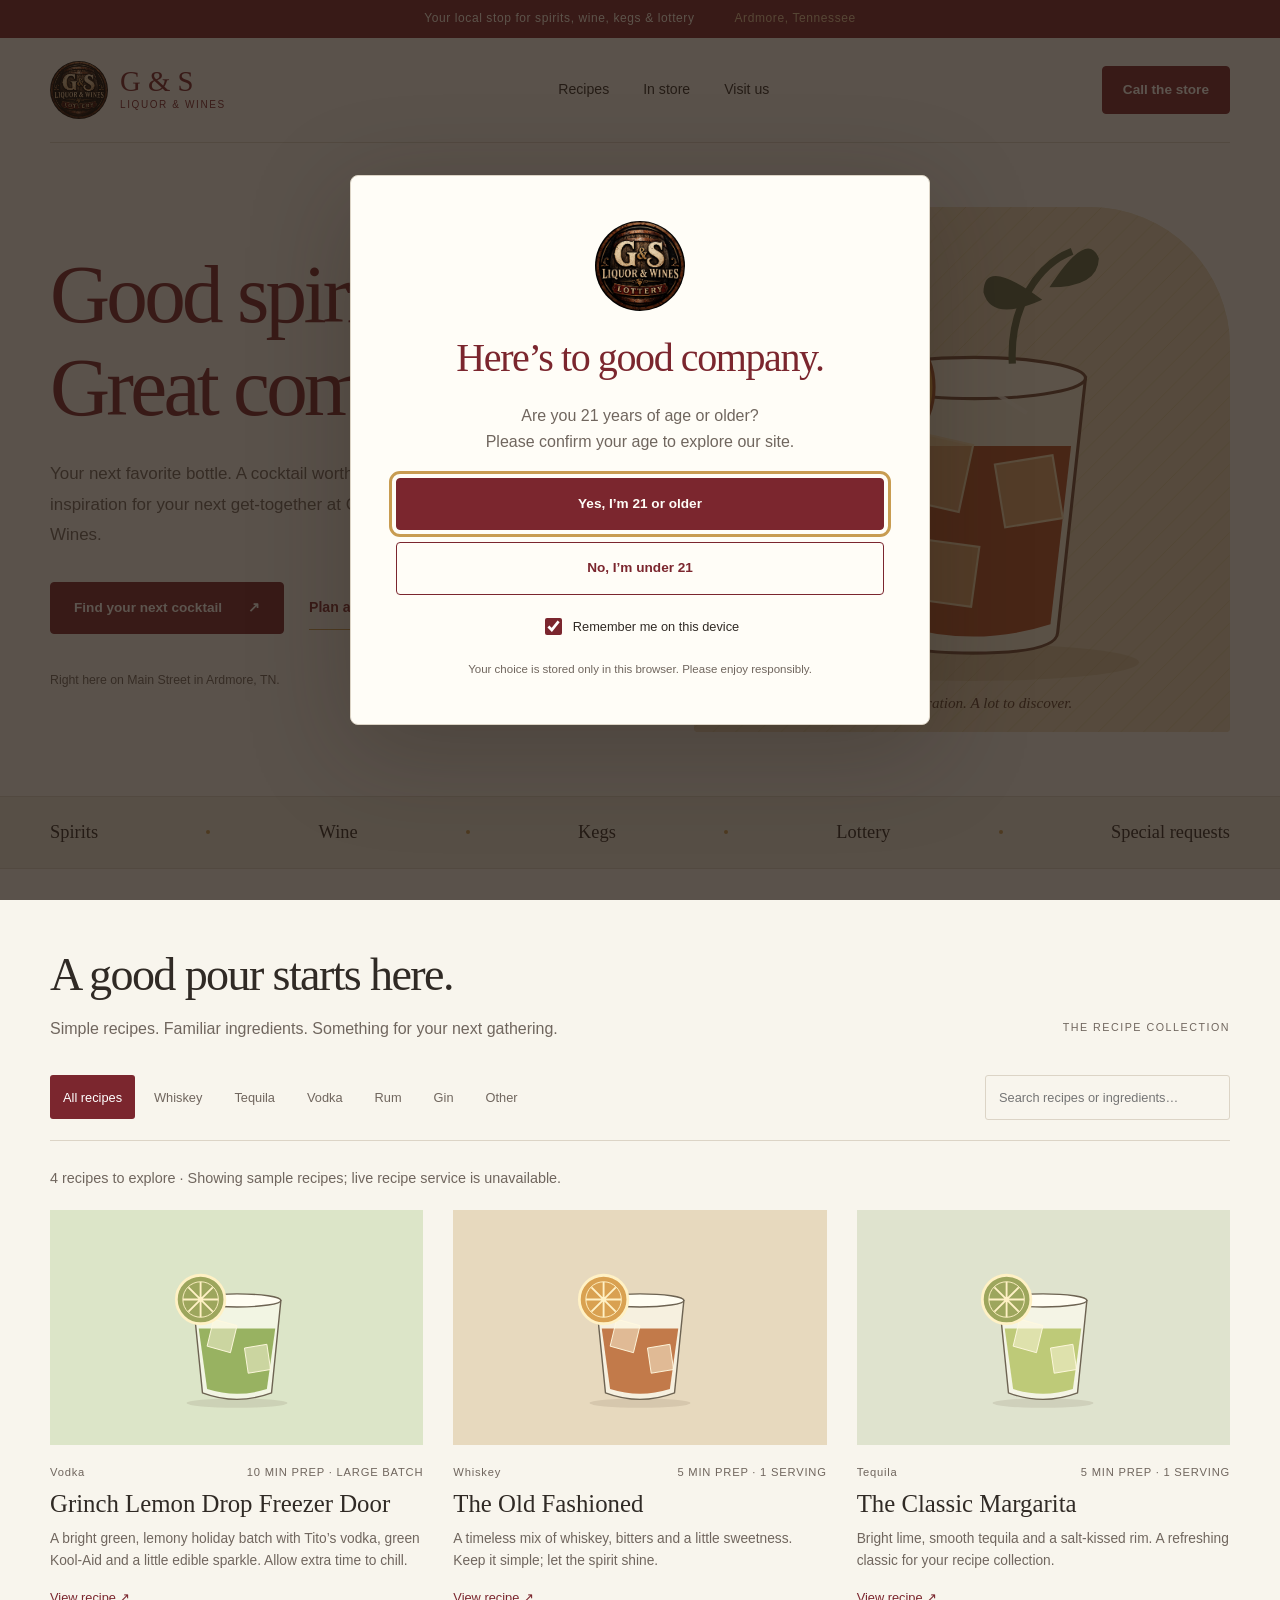
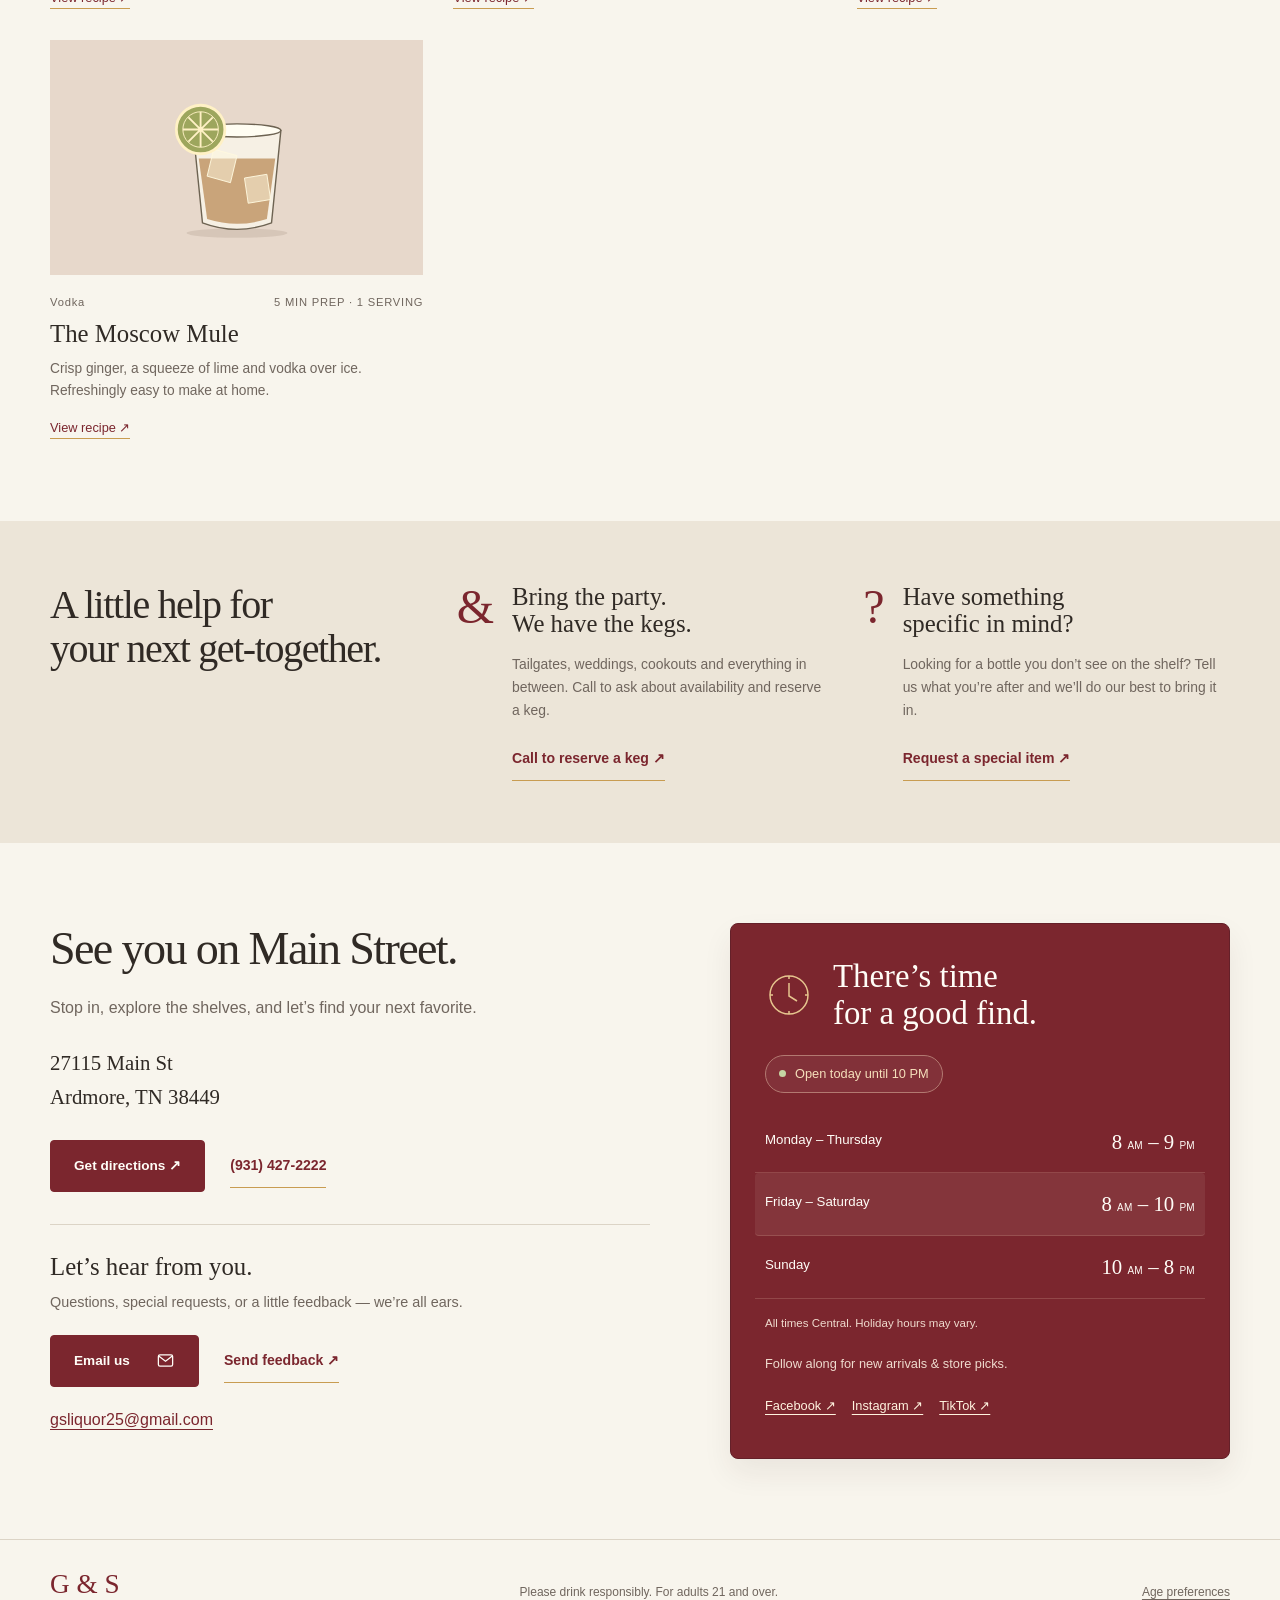
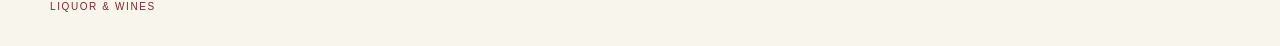
<file: index.html>
<!doctype html>
<html lang="en">
<head>
<meta charset="utf-8"><meta name="viewport" content="width=device-width,initial-scale=1">
<meta name="theme-color" content="#7b262e"><meta name="description" content="Visit G & S Liquor & Wines in Ardmore, Tennessee for spirits, wine, kegs and lottery. Discover cocktail recipes and plan your next visit.">
<title>G & S Liquor & Wines | Ardmore, TN</title>
<link rel="stylesheet" href="styles.css"><script src="supabase-config.js" defer></script><script src="supabase-client.js" defer></script><script src="recipe-progress.js" defer></script><script src="app.js" defer></script>
</head>
<body>
<a class="skip" href="#main">Skip to content</a>
<div id="site">
<div class="announcement">Your local stop for spirits, wine, kegs & lottery <span>Ardmore, Tennessee</span></div>
<header class="header wrap"><a class="brand" href="#" aria-label="G and S home"><img src="logo-900.jpg" alt="" width="58" height="58"><span>G & S <small>LIQUOR & WINES</small></span></a><nav aria-label="Main navigation"><a href="#recipes">Recipes</a><a href="#services">In store</a><a href="#visit">Visit us</a></nav><a class="button small" href="tel:+19314272222">Call the store</a></header>
<main id="main">
<section class="hero wrap"><div class="hero-copy"><h1>Good spirits.<br>Great company.</h1><p>Your next favorite bottle. A cocktail worth sharing. Find a little inspiration for your next get-together at G & S Liquor & Wines.</p><div class="actions"><a class="button" href="#recipes">Find your next cocktail <span aria-hidden="true">↗</span></a><a class="text-link" href="#visit">Plan a visit</a></div><p class="hero-note">Right here on Main Street in Ardmore, TN.</p></div><div class="hero-art"><svg viewBox="0 0 520 510" role="img" aria-label="Illustration of a citrus cocktail with an orange slice"><defs><pattern id="lines" width="22" height="22" patternUnits="userSpaceOnUse"><path d="M0 22L22 0" stroke="#d7bc84" stroke-width=".5"/></pattern></defs><path fill="#e8d9b8" d="M0 0h520v510H0z"/><path fill="url(#lines)" d="M0 0h520v510H0z"/><ellipse cx="269" cy="442" rx="163" ry="18" fill="#b99468" opacity=".3"/><path d="M164 166h216l-27 247q-1 20-82 20t-82-20Z" fill="#faf2db" stroke="#734b37" stroke-width="3"/><path d="M178 232h188l-20 173q-75 24-150 0Z" fill="#b75129"/><path d="m209 217 62 14-14 65-62-14zM292 250l56-9 10 61-56 9zM218 322l59 8-8 58-59-8z" fill="#f2c888" fill-opacity=".7" stroke="#f7dfb3" stroke-width="2"/><ellipse cx="272" cy="166" rx="108" ry="20" fill="#fff7e6" stroke="#734b37" stroke-width="3"/><path d="M309 152c-3-56 26-97 58-109" fill="none" stroke="#5d6745" stroke-width="7"/><path d="M338 90q-57-42-57-7 8 29 57 7m7-12q37-57 48-28-1 28-48 28" fill="#5d6745"/><circle cx="163" cy="175" r="70" fill="#e6a23e" stroke="#a85129" stroke-width="3"/><circle cx="163" cy="175" r="59" fill="#f6d48e" stroke="#fff0c8" stroke-width="5"/><path d="m163 116 0 118m-59-59h118m-101-42 84 84m-84 0 84-84" stroke="#fff0c8" stroke-width="4"/><path d="m285 176 38 24" stroke="#fff7e6" stroke-width="4" opacity=".8"/></svg><div class="art-caption">A little inspiration. A lot to discover.</div></div></section>
<div class="shelf-strip" aria-label="Available in store"><div class="wrap"><span>Spirits</span><i></i><span>Wine</span><i></i><span>Kegs</span><i></i><span>Lottery</span><i></i><span>Special requests</span></div></div>
<section id="recipes" class="section wrap"><div class="section-heading"><div><h2>A good pour starts here.</h2><p>Simple recipes. Familiar ingredients. Something for your next gathering.</p></div><span class="section-aside">THE RECIPE COLLECTION</span></div><div class="recipe-tools"><div class="filters" role="group" aria-label="Filter recipes"><button class="filter active" data-filter="All" aria-pressed="true">All recipes</button><button class="filter" data-filter="Whiskey" aria-pressed="false">Whiskey</button><button class="filter" data-filter="Tequila" aria-pressed="false">Tequila</button><button class="filter" data-filter="Vodka" aria-pressed="false">Vodka</button><button class="filter" data-filter="Rum" aria-pressed="false">Rum</button><button class="filter" data-filter="Gin" aria-pressed="false">Gin</button><button class="filter" data-filter="Other" aria-pressed="false">Other</button></div><label class="search"><span class="sr-only">Search recipes or ingredients</span><input id="search" type="search" placeholder="Search recipes or ingredients…"></label></div><p id="recipe-status" role="status" class="status">Loading recipes…</p><div id="recipe-grid" class="recipe-grid"></div></section>
<section id="services" class="services"><div class="wrap"><h2>A little help for<br>your next get-together.</h2><div class="service"><span class="service-mark" aria-hidden="true">&</span><div><h3>Bring the party. We have the kegs.</h3><p>Tailgates, weddings, cookouts and everything in between. Call to ask about availability and reserve a keg.</p><a class="text-link" href="tel:+19314272222">Call to reserve a keg ↗</a></div></div><div class="service"><span class="service-mark" aria-hidden="true">?</span><div><h3>Have something specific in mind?</h3><p>Looking for a bottle you don’t see on the shelf? Tell us what you’re after and we’ll do our best to bring it in.</p><a class="text-link" href="mailto:gsliquor25@gmail.com?subject=Special%20Item%20Request">Request a special item ↗</a></div></div></div></section>
<section id="visit" class="section wrap visit"><div><h2>See you on Main Street.</h2><p>Stop in, explore the shelves, and let’s find your next favorite.</p><address>27115 Main St<br>Ardmore, TN 38449</address><div class="actions"><a class="button" href="https://www.google.com/maps/search/?api=1&query=27115+Main+St+Ardmore+TN+38449" target="_blank" rel="noopener noreferrer">Get directions ↗</a><a class="text-link" href="tel:+19314272222">(931) 427-2222</a></div><div class="contact-invite"><h3>Let’s hear from you.</h3><p>Questions, special requests, or a little feedback — we’re all ears.</p><div class="actions"><a class="button" href="mailto:gsliquor25@gmail.com">Email us <svg viewBox="0 0 24 24" width="19" height="19" fill="none" stroke="currentColor" stroke-width="1.6" aria-hidden="true"><rect x="3" y="5" width="18" height="14" rx="2"/><path d="m3 6 9 7 9-7"/></svg></a><a class="text-link" href="mailto:gsliquor25@gmail.com?subject=Website%20%26%20Store%20Feedback">Send feedback ↗</a></div><a class="email" href="mailto:gsliquor25@gmail.com">gsliquor25@gmail.com</a></div></div><div class="hours"><div class="hours-heading"><svg viewBox="0 0 48 48" width="48" height="48" fill="none" stroke="currentColor" stroke-width="1.5" aria-hidden="true"><circle cx="24" cy="24" r="19"/><path d="M24 12v13l8 5M24 5v3m0 32v3M5 24h3m32 0h3"/></svg><h3>There’s time<br>for a good find.</h3></div><div class="today-hours" id="today-hours" hidden></div><dl><div data-days="1,2,3,4"><dt>Monday – Thursday</dt><dd>8 <small>AM</small> – 9 <small>PM</small></dd></div><div data-days="5,6"><dt>Friday – Saturday</dt><dd>8 <small>AM</small> – 10 <small>PM</small></dd></div><div data-days="0"><dt>Sunday</dt><dd>10 <small>AM</small> – 8 <small>PM</small></dd></div></dl><p class="hours-footnote">All times Central. Holiday hours may vary.</p><p>Follow along for new arrivals & store picks.</p><div class="socials"><a href="https://www.facebook.com/gsliquorsandwine" target="_blank" rel="noopener noreferrer">Facebook ↗</a><a href="https://www.instagram.com/gsliquorsandwines/" target="_blank" rel="noopener noreferrer">Instagram ↗</a><a href="https://www.tiktok.com/@gsliquorsandwines" target="_blank" rel="noopener noreferrer">TikTok ↗</a></div></div></section>
</main><footer><div class="wrap"><a class="brand" href="#">G & S <small>LIQUOR & WINES</small></a><p>Please drink responsibly. For adults 21 and over.</p><div><button id="reset-age" class="footer-link">Age preferences</button></div></div></footer>
</div>
<dialog id="age-gate" aria-labelledby="age-title" aria-describedby="age-description"><div class="age-content"><img src="logo-900.jpg" alt="G & S Liquor & Wines" width="90" height="90"><h2 id="age-title">Here’s to good company.</h2><p id="age-description">Are you 21 years of age or older?<br>Please confirm your age to explore our site.</p><div id="age-actions"><button class="button" id="confirm-age">Yes, I’m 21 or older</button><button class="button outline" id="deny-age">No, I’m under 21</button><label class="remember"><input id="remember-age" type="checkbox" checked> Remember me on this device</label></div><p id="age-message" role="status" hidden>You must be 21 or older to enter this site.</p><button id="age-back" class="text-link" hidden>Return to age confirmation</button><small>Your choice is stored only in this browser. Please enjoy responsibly.</small></div></dialog>
<dialog id="recipe-dialog" aria-labelledby="recipe-title"><div class="recipe-detail"><button class="close" aria-label="Close recipe">×</button><div id="recipe-body"></div></div></dialog>
</body></html>
</file>
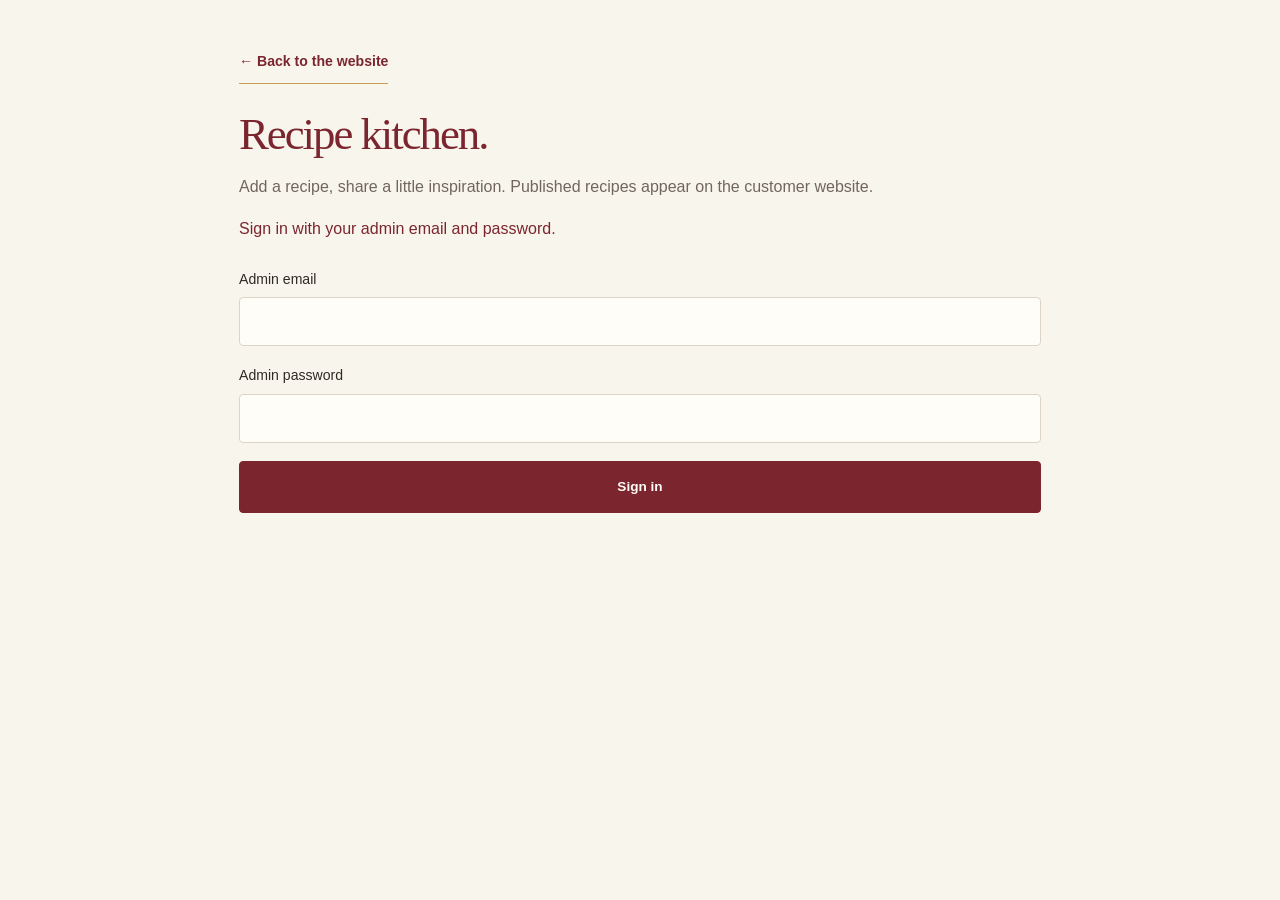
<file: login/index.html>
<!doctype html><html lang="en"><head><meta charset="utf-8"><meta name="viewport" content="width=device-width,initial-scale=1"><meta name="robots" content="noindex,nofollow"><title>Recipe admin | G & S</title><link rel="stylesheet" href="/styles.css"><script src="/supabase-config.js" defer></script><script src="/supabase-client.js" defer></script><script src="/admin.js" defer></script></head><body><main class="admin-shell"><a class="text-link" href="/">← Back to the website</a><div class="admin-top"><h1>Recipe kitchen.</h1><button class="button outline" id="logout" hidden>Sign out</button></div><p>Add a recipe, share a little inspiration. Published recipes appear on the customer website.</p><p id="admin-status" role="status" aria-live="polite">Checking sign-in…</p><form id="login" class="admin-form" hidden><label>Admin email<input id="admin-email" type="email" autocomplete="username" required></label><label>Admin password<input id="password" type="password" autocomplete="current-password" required maxlength="1024"></label><button class="button" type="submit">Sign in</button></form><section id="workspace" hidden><section class="recipe-activity" aria-labelledby="activity-title"><div class="admin-top"><h2 id="activity-title">Recipe activity</h2><button id="refresh-stats" class="button outline" type="button">Refresh counts</button></div><p>All-time votes and share-button clicks. Clicks do not confirm a published post.</p><div class="activity-scroll" role="region" aria-label="Recipe activity counts" tabindex="0"><table><thead><tr><th scope="col">Recipe</th><th scope="col">Votes</th><th scope="col">Facebook</th><th scope="col">Instagram</th><th scope="col">Device share</th></tr></thead><tbody id="activity-rows"></tbody></table></div><p id="activity-status" role="status"></p></section><div class="admin-top"><h2>Your recipes</h2><button id="new-recipe" class="button">Add recipe</button></div><ul id="admin-recipes" class="admin-list"></ul><form id="editor" class="admin-form" hidden><h2 id="editor-heading" tabindex="-1">New recipe</h2><label>Recipe name<input name="title" required maxlength="100" placeholder="e.g. Classic Mojito"></label><div class="admin-row"><label>Spirit<select name="category"><option>Whiskey</option><option>Tequila</option><option>Vodka</option><option>Rum</option><option>Gin</option><option>Other</option></select></label><label>Preparation time (minutes)<input name="minutes" type="number" min="1" max="180" value="5" required></label></div><label>Yield / servings (optional)<input name="yieldLabel" maxlength="120" placeholder="e.g. Large batch · about 77 fl oz"></label><label>Chilling time (optional)<input name="chill" maxlength="300" placeholder="e.g. Refrigerate until chilled"></label><label>Recipe credit (optional)<input name="attribution" maxlength="300" placeholder="Creator name and source"></label><label>Recipe note (optional)<textarea name="note" maxlength="600"></textarea></label><label>Short introduction<textarea name="description" required maxlength="500" placeholder="What makes this drink worth trying?"></textarea></label><label>Ingredients — one per line, for one serving<textarea name="ingredients" required placeholder="2 oz white rum&#10;1 oz fresh lime juice"></textarea></label><label>Instructions — one step per line<textarea name="steps" required placeholder="Add the ingredients to a shaker with ice.&#10;Shake until chilled, then strain into a glass."></textarea></label><div class="actions"><button class="button" type="submit" id="save">Publish recipe</button><button class="button outline" type="button" id="cancel">Cancel</button></div></form></section></main></body></html>
</file>
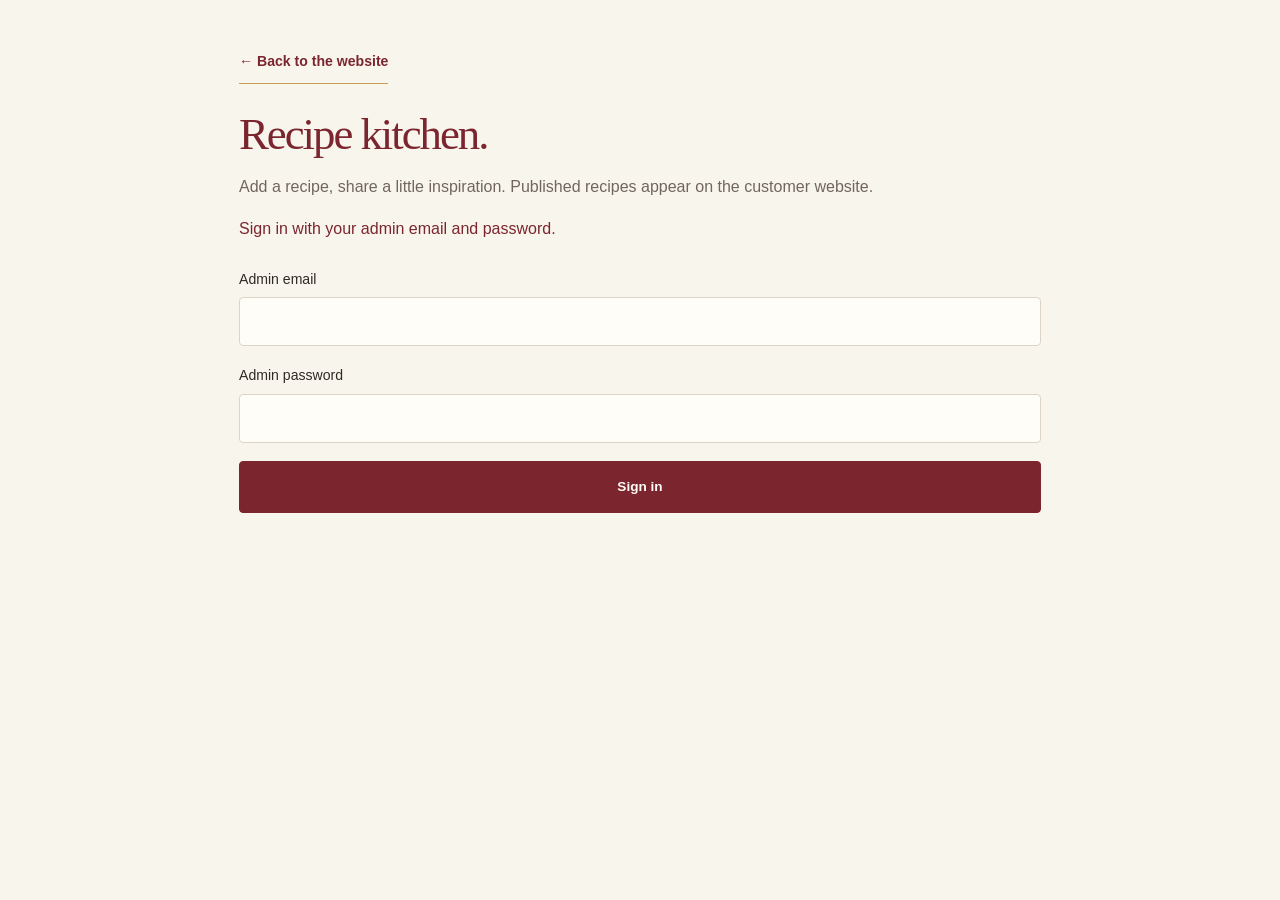
<file: admin.html>
<!doctype html><html lang="en"><head><meta charset="utf-8"><meta name="robots" content="noindex,nofollow"><meta http-equiv="refresh" content="0;url=/login/"><title>Admin sign-in</title></head><body><a href="/login/">Continue to sign-in</a></body></html>
</file>
<file: styles.css>
:root{--paper:#f8f5ed;--ink:#302a25;--muted:#70665e;--red:#7b262e;--gold:#c89c51;--line:#dcd4c6;--white:#fffdf7;--sans:Arial,Helvetica,sans-serif;--serif:Georgia,'Times New Roman',serif}*{box-sizing:border-box}html{scroll-behavior:smooth;scroll-padding-top:30px}body{margin:0;background:var(--paper);color:var(--ink);font:16px/1.65 var(--sans)}h1,h2,h3,p{margin:0}h1,h2,h3{font-family:var(--serif);font-weight:400;line-height:1.12;text-wrap:balance}h1{font-size:clamp(3.4rem,6.5vw,6rem);letter-spacing:-.045em;color:var(--red)}h2{font-size:clamp(2rem,3.6vw,3.2rem);letter-spacing:-.035em}h3{font-size:1.55rem}p{color:var(--muted)}a{color:inherit;text-decoration:none}button,input,textarea,select{font:inherit}button,a,input,textarea,select{-webkit-tap-highlight-color:transparent}button{cursor:pointer}button:disabled{opacity:.55;cursor:wait}a:hover{color:var(--red)}a,button{touch-action:manipulation}button:focus-visible,a:focus-visible,input:focus-visible,textarea:focus-visible,select:focus-visible{outline:3px solid var(--gold);outline-offset:4px}::selection{background:#ead5ac;color:var(--red)}input,textarea{caret-color:var(--red)}img{max-width:100%;display:block}.wrap{width:min(1180px,calc(100% - 80px));margin-inline:auto}.announcement{background:var(--red);color:#fff7e8;text-align:center;padding:9px 24px;font-size:.75rem;letter-spacing:.05em}.announcement span{margin-left:36px;color:#e9c89a}.header{display:flex;align-items:center;justify-content:space-between;gap:24px;padding-block:23px;border-bottom:1px solid var(--line)}.brand{display:flex;gap:12px;align-items:center;font-family:var(--serif);font-size:1.8rem;line-height:1.05;color:var(--red)}.brand img{border-radius:50%}.brand small{display:block;font:10px/1.8 var(--sans);letter-spacing:.16em}.header nav{display:flex;gap:34px;font-size:.88rem}.header nav a{padding:12px 0}.button{display:inline-flex;align-items:center;justify-content:center;gap:26px;background:var(--red);color:#fffdf7;border:1px solid var(--red);border-radius:4px;padding:14px 23px;min-height:48px;font-weight:600;font-size:.85rem;transition:background .2s}.button:hover{background:#591a22;color:white}.button.small{padding:11px 20px}.button.outline{background:transparent;color:var(--red)}.button.outline:hover{background:#f0e5d6}.text-link{display:inline-flex;align-items:center;min-height:44px;color:var(--red);border:0;background:none;padding:0;border-bottom:1px solid var(--gold);font-size:.88rem;font-weight:600}.actions{display:flex;flex-wrap:wrap;align-items:center;gap:25px}.hero{display:grid;grid-template-columns:1.1fr 1fr;gap:55px;align-items:center;padding-block:64px}.hero-copy>p{max-width:460px;margin-top:25px;font-size:1.06rem;line-height:1.8}.hero-copy .actions{margin-top:31px}.hero-copy .hero-note{font-size:.77rem;margin-top:35px}.hero-art{position:relative;background:#e8d9b8;border-radius:140px 140px 4px 4px;overflow:hidden}.hero-art svg{display:block;width:100%;height:auto}.art-caption{position:absolute;bottom:17px;left:0;width:100%;text-align:center;font-family:var(--serif);font-style:italic;font-size:.95rem;color:#5c3d2c}.shelf-strip{border-block:1px solid var(--line);background:#efe8da}.shelf-strip .wrap{display:flex;align-items:center;justify-content:space-between;gap:16px;padding-block:20px;font-family:var(--serif);font-size:1.15rem}.shelf-strip i{width:4px;height:4px;border-radius:50%;background:var(--gold)}.section{padding-block:80px}.section-heading{display:flex;align-items:end;justify-content:space-between;gap:35px}.section-heading p{margin-top:16px}.section-aside{font-size:.67rem;letter-spacing:.14em;color:var(--muted);white-space:nowrap;padding-bottom:6px}.recipe-tools{display:flex;gap:24px;align-items:center;justify-content:space-between;margin:32px 0 26px;border-bottom:1px solid var(--line);padding-bottom:20px}.filters{display:flex;flex-wrap:wrap;gap:6px}.filter{border:1px solid transparent;background:none;border-radius:3px;padding:9px 12px;min-height:44px;color:var(--muted);font-size:.8rem}.filter:hover{border-color:var(--line)}.filter.active{background:var(--red);color:white}.search input{width:245px;background:transparent;border:1px solid var(--line);padding:11px 13px;border-radius:3px;font-size:.8rem;color:var(--ink)}.recipe-grid{display:grid;grid-template-columns:repeat(3,1fr);gap:30px}.recipe-card{min-width:0}.recipe-card button{width:100%;text-align:left;border:0;padding:0;background:none;color:inherit}.drink-art{height:235px;background:var(--art-bg,#e8d9b8);display:grid;place-items:center;overflow:hidden;position:relative}.drink-art svg{width:140px;height:185px;transition:transform .25s ease}.recipe-card button:hover svg{transform:translateY(-6px) rotate(-3deg)}.recipe-meta{display:flex;justify-content:space-between;gap:10px;margin-top:18px;font-size:.7rem;letter-spacing:.07em;color:var(--muted)}.recipe-card h3{margin-top:8px}.recipe-card p{font-size:.86rem;margin-top:10px}.recipe-card .read{display:inline-block;margin-top:14px;color:var(--red);font-size:.8rem;border-bottom:1px solid var(--gold)}.status{font-size:.9rem}.status:not(:empty){margin-bottom:20px}.services{background:#ece5d8;padding-block:62px}.services>.wrap{display:grid;grid-template-columns:1fr 1fr 1fr;gap:40px}.services h2{font-size:2.5rem}.service{display:flex;gap:18px}.service-mark{font-family:var(--serif);color:var(--red);font-size:3rem;line-height:1}.service p{font-size:.87rem;margin-top:15px}.service a{margin-top:15px}.visit{display:grid;grid-template-columns:1.2fr 1fr;gap:80px}.visit p{margin-top:20px}.visit address{font-style:normal;font-family:var(--serif);font-size:1.3rem;margin:25px 0}.email{display:inline-block;color:var(--muted);font-size:.85rem;margin-top:20px;text-decoration:underline;text-underline-offset:4px}.hours{border-left:1px solid var(--line);padding-left:50px}.hours dl{margin:24px 0}.hours dl div{display:flex;gap:20px;justify-content:space-between;border-bottom:1px solid var(--line);padding-block:13px;font-size:.85rem}.hours dd{margin:0;font-variant-numeric:tabular-nums;white-space:nowrap}.hours p{font-size:.8rem}.socials{display:flex;flex-wrap:wrap;gap:20px;font-size:.8rem;margin-top:12px}.socials a{padding-block:8px;text-decoration:underline;text-underline-offset:4px}footer{border-top:1px solid var(--line);padding-block:30px}footer>.wrap{display:flex;align-items:center;justify-content:space-between;gap:25px}footer p,footer a,footer button{font-size:.75rem}footer .brand{font-size:1.7rem;display:block}footer .wrap>div{display:flex;gap:20px;align-items:center}.footer-link{padding:10px 0;background:none;border:none;color:var(--muted);text-decoration:underline;text-underline-offset:3px}dialog{border:1px solid var(--line);padding:0;background:var(--white);color:var(--ink);border-radius:8px;max-height:90dvh;width:min(580px,calc(100% - 32px));box-shadow:0 24px 100px #20161040}dialog::backdrop{background:#201610ba}body:has(dialog[open]){overflow:hidden}.age-content{padding:45px;text-align:center}.age-content img{margin:0 auto 25px;border-radius:50%}.age-content h2{font-size:2.5rem;color:var(--red)}.age-content p{margin:22px 0}.age-content small{display:block;font-size:.72rem;color:var(--muted);margin-top:22px}#age-actions{display:grid;gap:12px}.remember{font-size:.8rem;display:flex;align-items:center;justify-content:center;gap:8px;margin-top:8px}.remember input{accent-color:var(--red);width:17px;height:17px}.recipe-detail{padding:40px}.close{position:absolute;right:14px;top:10px;min-width:44px;min-height:44px;font-size:1.8rem;border:0;background:var(--white);color:var(--red);border-radius:50%}.recipe-detail h2{padding-right:30px;color:var(--red)}.recipe-detail h3{font-size:1.3rem;margin-top:28px}.recipe-detail p{margin-top:17px}.recipe-detail li{padding-left:5px;margin-bottom:10px;font-size:.95rem;white-space:pre-wrap;overflow-wrap:anywhere}.recipe-detail .recipe-meta{justify-content:start;gap:20px}#recipe-body{overflow-wrap:anywhere}.sr-only,.skip{position:absolute;width:1px;height:1px;overflow:hidden;clip-path:inset(50%)}.skip:focus{position:fixed;top:10px;left:10px;width:auto;height:auto;clip-path:none;padding:15px;background:var(--white);z-index:10}[hidden]{display:none!important}.admin-shell{max-width:850px;margin:40px auto;padding-inline:24px}.admin-shell h1{font-size:2.8rem}.admin-shell p{margin:15px 0}.admin-form{display:grid;gap:18px;margin-top:26px}.admin-form label{display:grid;gap:6px;font-size:.88rem}.admin-form input,.admin-form select,.admin-form textarea{width:100%;padding:12px;border:1px solid var(--line);border-radius:4px;background:var(--white);color:var(--ink)}.admin-form textarea{min-height:130px;resize:vertical}.admin-row{display:flex;gap:16px}.admin-row>*{flex:1}.admin-list{list-style:none;padding:0}.admin-list li{display:flex;justify-content:space-between;align-items:center;gap:16px;padding-block:18px;border-bottom:1px solid var(--line)}.admin-list .actions{gap:12px}.admin-list button{padding:8px 12px;min-height:44px;background:none;color:var(--red);border:1px solid var(--line);border-radius:3px}.admin-top{display:flex;align-items:center;justify-content:space-between;gap:20px;margin-top:25px}#admin-status{white-space:pre-wrap;color:var(--red)}@media(max-width:1050px){.recipe-tools{align-items:start;flex-direction:column}.search,.search input{width:100%}.services>.wrap{grid-template-columns:1fr 1fr}.services h2{grid-column:1/-1}.hero{gap:30px}.visit{gap:35px}.hours{padding-left:30px}}@media(max-width:680px){.wrap{width:calc(100% - 40px)}.announcement span{display:none}.header{flex-wrap:wrap;gap:12px;padding-block:17px}.header .brand{font-size:1.5rem}.brand img{width:46px;height:46px}.header nav{order:3;justify-content:center;width:100%;gap:40px;border-top:1px solid var(--line);padding-top:8px}.header>.button{font-size:.75rem;padding:8px 13px}.hero{grid-template-columns:1fr;padding-block:35px;gap:35px}.hero-copy>p{font-size:1rem}.hero-copy .hero-note{margin-top:20px}.hero-art{max-width:450px;width:100%;margin:auto}.hero-art svg{max-height:350px}.shelf-strip .wrap{flex-wrap:wrap;justify-content:center;font-size:.9rem;gap:10px 18px}.section{padding-block:48px}.section-heading{display:block}.section-aside{display:none}.recipe-grid{grid-template-columns:1fr;gap:35px}.drink-art{height:250px}.services>.wrap{grid-template-columns:1fr;gap:30px}.services{padding-block:44px}.services h2{font-size:2.2rem}.visit{grid-template-columns:1fr;gap:40px}.hours{border-left:0;border-top:1px solid var(--line);padding:30px 0 0}footer>.wrap{flex-direction:column;align-items:start;gap:16px}.age-content{padding:32px 23px}.age-content h2{font-size:2.1rem}.recipe-detail{padding:35px 23px}.admin-row{flex-direction:column}.admin-list li{align-items:start;flex-direction:column}.filters{gap:3px}.filter{padding-inline:10px}}@media(prefers-reduced-motion:reduce){html{scroll-behavior:auto}*,*::before,*::after{transition:none!important;animation:none!important}}
/* Contact and hours: a warm invitation alongside a burgundy shop-hours placard. */
.contact-invite{margin-top:32px;padding-top:28px;border-top:1px solid var(--line)}.contact-invite h3{font-size:1.55rem}.contact-invite p{font-size:.9rem;margin:10px 0 20px}.contact-invite .email{font-size:1rem;color:var(--red);overflow-wrap:anywhere}.hours{border:1px solid #642029;border-radius:8px;background:var(--red);color:var(--white);padding:34px;box-shadow:0 14px 30px #39201812;align-self:start}.hours-heading{display:flex;align-items:center;gap:20px}.hours-heading svg{flex:none;color:#e6c58e}.hours-heading h3{font-size:2.05rem}.today-hours{display:inline-flex;gap:9px;align-items:center;color:#f5dfbb;background:#ffffff0d;border:1px solid #b37971;border-radius:30px;padding:7px 13px;margin-top:24px;font-size:.8rem}.today-hours::before{content:'';width:7px;height:7px;border-radius:50%;background:#dfbc84}.today-hours.is-open::before{background:#c5d5a3}.hours dl{margin:18px 0 12px}.hours dl div{border-color:#b3797166;padding:18px 10px;margin-inline:-10px;font-size:.83rem}.hours dl div.is-today{background:#fff7e812;border-radius:4px}.hours dd{font-family:var(--serif);font-size:1.3rem;line-height:1.25}.hours dd small{font:10px var(--sans);letter-spacing:.03em}.hours p{color:#efdbce}.hours .hours-footnote{font-size:.72rem;margin-top:15px}.hours .socials{gap:16px}.hours .socials a{color:#fff3df}.hours .socials a:hover{color:#e6c58e}.recipe-vote{margin-top:30px;padding-top:24px;border-top:1px solid var(--line)}.recipe-vote h3{margin-top:0}.recipe-vote p{font-size:.88rem}.recipe-vote .actions{margin-top:18px;gap:16px}.recipe-vote .button:disabled{cursor:default;opacity:.8}.vote-count{color:var(--red);font-size:.9rem;font-variant-numeric:tabular-nums}.vote-feedback:empty{display:none}.recipe-detail .recipe-note{font-size:.86rem;background:#eee8da;padding:14px 16px;border-radius:4px}.recipe-detail .recipe-credit{font-size:.8rem;font-style:italic;color:var(--muted);margin-top:25px}@media(max-width:680px){.hours{padding:27px 23px}.hours dl div{gap:10px}.hours-heading h3{font-size:1.8rem}.hours dd{font-size:1.2rem}.contact-invite .actions{gap:18px}}
.guided-recipe{margin-top:28px;padding-top:22px;border-top:1px solid var(--line)}.recipe-detail .guided-recipe>h3{margin-top:0;font-size:1.65rem}.guided-recipe>p{font-size:.9rem}.guided-recipe .progress-label{color:var(--red);font-size:.8rem;font-weight:600;margin-top:24px}.guided-recipe progress{display:block;width:100%;height:7px;margin:10px 0 23px;border:0;border-radius:10px;overflow:hidden;background:#e8dfd0;accent-color:var(--red)}.guided-recipe progress::-webkit-progress-bar{background:#e8dfd0;border-radius:10px}.guided-recipe progress::-webkit-progress-value{background:var(--red);border-radius:10px}.guided-recipe progress::-moz-progress-bar{background:var(--red);border-radius:10px}.current-step{padding:23px;background:#f0e9db;border-radius:5px}.step-label{font-size:.78rem;color:var(--red);font-weight:600}.recipe-detail .current-step p{margin:12px 0 22px;min-height:72px;font-family:var(--serif);font-size:1.25rem;line-height:1.6;white-space:pre-wrap}.current-step .actions{gap:12px}.current-step .button{gap:8px;font-size:.78rem;padding:12px 15px}.current-step .button:disabled{cursor:default}.recipe-detail .progress-saved{font-size:.75rem;margin-top:13px}.guided-recipe>.text-link{font-size:.78rem}.step-overview{border-block:1px solid var(--line);margin-top:23px;padding-block:12px}.step-overview summary{cursor:pointer;font-size:.88rem;color:var(--red);padding-block:8px}.step-overview summary:focus-visible{outline:3px solid var(--gold);outline-offset:3px}.recipe-complete{margin-top:30px;padding-top:5px}.recipe-detail .recipe-complete h3{font-size:1.65rem}.recipe-complete>label{display:block;font-size:.85rem;font-weight:600;margin:22px 0 8px}.recipe-complete textarea{width:100%;border:1px solid var(--line);border-radius:4px;background:var(--white);color:var(--ink);padding:12px;font-size:.9rem;resize:vertical}.recipe-complete .actions{gap:10px;margin-top:20px}.recipe-complete .button{font-size:.78rem;padding:12px 15px}.recipe-detail .share-help{font-size:.75rem;line-height:1.65;margin-top:10px}.share-feedback{font-size:.85rem;color:var(--red)}.share-feedback:empty{display:none}.recipe-detail :focus{scroll-margin-block:30px}@media(max-width:680px){.current-step{padding:20px 17px}.current-step .actions>.button{flex:1}.recipe-complete .actions>.button{flex:1 1 40%}.recipe-complete .actions>.button:first-child{flex-basis:100%}}
.ingredient-checklist{list-style:none;padding:0;margin:12px 0 24px}.recipe-detail .ingredient-checklist li{padding:0;margin:0;border-bottom:1px solid var(--line)}.ingredient-checklist label{display:flex;gap:13px;align-items:start;padding:13px 4px;cursor:pointer;min-height:48px}.ingredient-checklist input{width:19px;height:19px;flex:none;accent-color:var(--red);margin-top:3px}.ingredient-checklist input:checked+span{text-decoration:line-through;color:var(--muted)}.recipe-detail .ingredient-count{font-size:.8rem;color:var(--red)}.recipe-timer{border:1px solid var(--line);border-radius:5px;margin-top:22px;padding:20px}.recipe-detail .recipe-timer h3{margin:0 0 18px}.recipe-timer label{display:flex;align-items:center;gap:12px;font-size:.85rem}.recipe-timer input{width:100px;border:1px solid var(--line);border-radius:3px;padding:9px;background:var(--white);color:var(--ink)}.timer-display{display:block;font-family:var(--serif);font-size:1.6rem;color:var(--red);font-variant-numeric:tabular-nums;margin:16px 0;line-height:1.3}.recipe-timer .actions{gap:12px}.timer-notice{font-size:.8rem}.timer-notice:empty{display:none}.recipe-detail .recipe-timer .share-help{font-size:.75rem}.recipe-activity{padding-block:20px 30px;border-bottom:1px solid var(--line);margin-bottom:26px}.recipe-activity>p{font-size:.82rem}.activity-scroll{overflow-x:auto;margin-top:20px}.recipe-activity table{width:100%;border-collapse:collapse;font-size:.82rem}.recipe-activity th,.recipe-activity td{padding:14px 12px;border-bottom:1px solid var(--line);text-align:right;font-variant-numeric:tabular-nums}.recipe-activity th:first-child{text-align:left;min-width:160px}.recipe-activity thead th{background:#ece5d8;font-weight:600;white-space:nowrap}.recipe-activity tbody th{font-weight:400}.recipe-activity #activity-status{font-size:.75rem}@media(max-width:680px){.recipe-activity .admin-top{align-items:start;flex-direction:column}.recipe-timer .button{padding:12px 14px;font-size:.8rem}}
</file>
